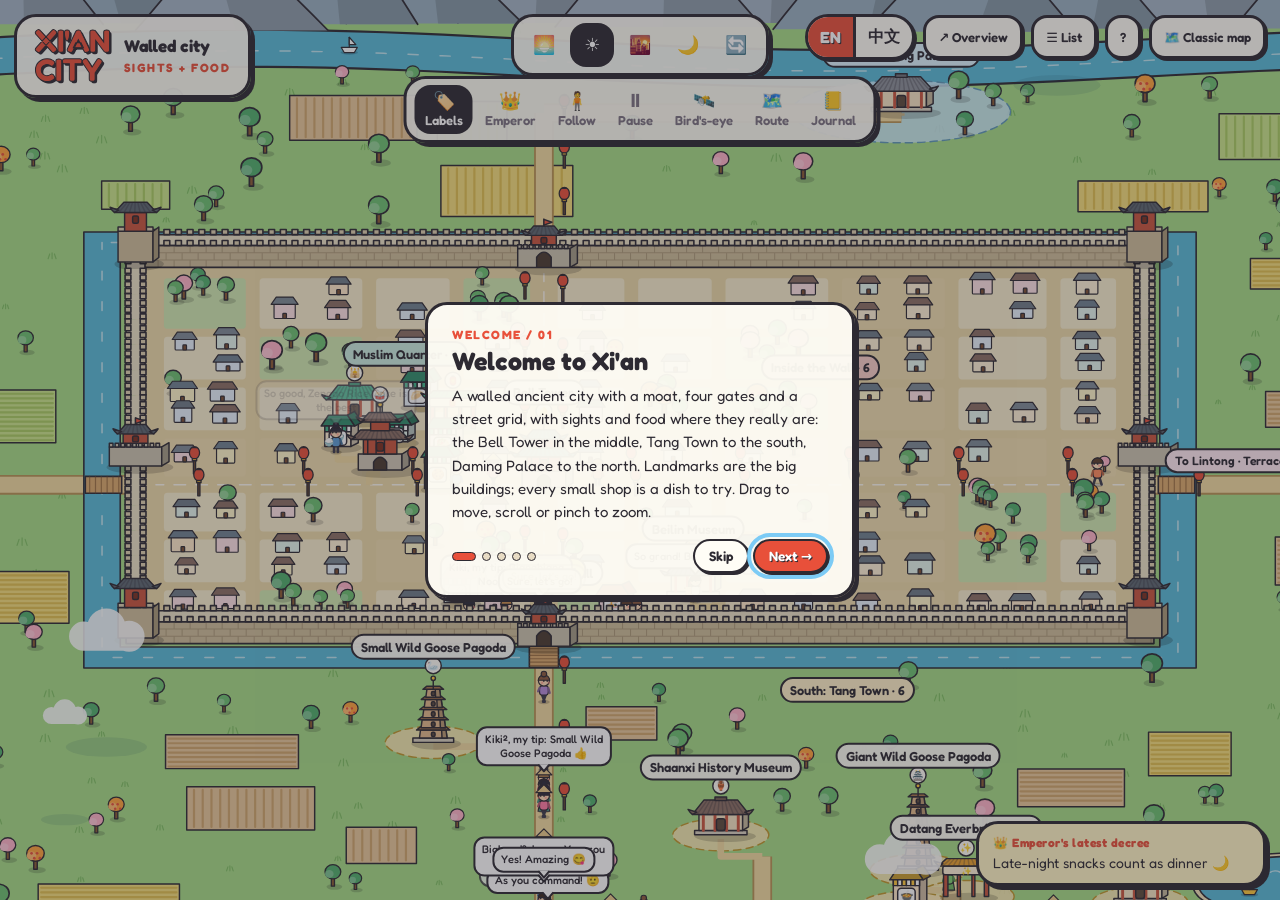
<file: city/index.html>
<!doctype html>
<html lang="en">
<head>
  <meta charset="utf-8">
  <meta name="viewport" content="width=device-width, initial-scale=1, maximum-scale=1, viewport-fit=cover">
  <title>Xi'an City · a living cartoon map of sights &amp; food</title>
  <meta name="description" content="Wander a tiny cartoon model of ancient Xi'an: the walled city, landmarks and street food in their real places, and little people eating their way around.">
  <meta name="theme-color" content="#58b9d6">
  <link rel="icon" href="data:image/svg+xml,%3Csvg xmlns='http://www.w3.org/2000/svg' viewBox='0 0 100 100'%3E%3Ctext y='.9em' font-size='90'%3E%F0%9F%8F%AF%3C/text%3E%3C/svg%3E">
  <link rel="preconnect" href="https://fonts.googleapis.com">
  <link rel="preconnect" href="https://fonts.gstatic.com" crossorigin>
  <link href="https://fonts.googleapis.com/css2?family=Fredoka:wght@400;500;600;700&display=swap" rel="stylesheet">
  <link rel="stylesheet" href="city.css">
</head>
<body>
  <canvas id="cv" role="img" data-i18n-aria="canvasAria" aria-label="Interactive illustrated map of the walled city of Xi'an"></canvas>

  <div id="logo" class="ui glass">
    <div class="big">XI'AN<br>CITY</div>
    <div class="sub"><b data-i18n="logoTag">Walled city</b><span data-i18n="logoSub">Sights + Food</span></div>
  </div>

  <div id="tod" class="ui glass" role="group" aria-label="Time of day"></div>

  <div id="tools" class="ui glass" role="toolbar">
    <button class="tb on" id="bLabel" aria-pressed="true"><span class="i">🏷️</span><span data-tool="labels">Labels</span></button>
    <button class="tb" id="bEmperor" aria-pressed="false"><span class="i">👑</span><span data-tool="emperor">Emperor</span></button>
    <button class="tb" id="bFollow" aria-pressed="false"><span class="i">🧍</span><span data-tool="follow">Follow</span></button>
    <button class="tb" id="bPause" aria-pressed="false"><span class="i" id="pauseIcon">⏸</span><span id="pauseTx" data-tool="pause">Pause</span></button>
    <button class="tb" id="bBird" aria-pressed="false"><span class="i">🛰️</span><span data-tool="bird">Bird's-eye</span></button>
    <button class="tb" id="bPlan" aria-pressed="false"><span class="i">🗺️</span><span data-tool="plan">Route</span></button>
    <button class="tb" id="bLog" aria-pressed="false"><span class="i">📒</span><span data-tool="log">Journal</span></button>
  </div>

  <div id="right" class="ui">
    <div class="lang" role="group" data-i18n-aria="langAria" aria-label="Language">
      <button type="button" data-lang="en" aria-pressed="true">EN</button><button type="button" data-lang="zh" aria-pressed="false">中文</button>
    </div>
    <button class="tb" id="bAll" data-i18n="overview">↗ Overview</button>
    <button class="tb" id="bList" data-i18n="list" aria-expanded="false">☰ List</button>
    <button class="tb" id="bHelp" aria-label="Help">?</button>
    <a class="tb" id="bClassic" href="../index.html" data-i18n="classic">🗺️ Classic map</a>
  </div>

  <div id="follow" class="ui glass" aria-live="polite"></div>

  <div id="decree" class="ui glass"><b data-i18n="decreeTitle">👑 Emperor's latest decree</b><span id="decreeTx"></span></div>

  <aside id="drawer" class="ui glass" aria-label="Places">
    <input id="q" type="search" data-i18n-ph="search" placeholder="🔍 Search places, notes…" autocomplete="off">
    <div id="cats"></div>
    <div id="list"></div>
  </aside>

  <aside id="log" class="ui glass"><h5 data-i18n="logTitle">City journal</h5><div id="logs" aria-live="off"></div></aside>

  <section id="card" class="ui glass" aria-live="polite"></section>

  <aside id="plan" class="ui glass" aria-label="Route planner">
    <div class="ph"><b data-i18n="planTitle">🗺️ Route planner</b><button id="pclose" type="button" aria-label="Close">×</button></div>
    <div class="pset">
      <label><span data-i18n="pStart">Start time</span><input type="time" id="pTime" value="09:30"></label>
      <label><span data-i18n="pFrom">Start from</span><select id="pFrom"></select></label>
      <label><span data-i18n="pMode">Travel</span><select id="pMode"></select></label>
      <label><span data-i18n="pPace">Pace</span><select id="pPace"></select></label>
    </div>
    <div class="pbar"><span id="pCount"></span><span><button class="btn" id="pFav" type="button" data-i18n="useFavs">⭐ Add favorites</button> <button class="btn" id="pClear" type="button" data-i18n="clear">Clear</button></span></div>
    <div id="pList"></div>
    <div class="pgo"><button class="btn pri" id="pGo" type="button" data-i18n="go">✨ Auto-plan route</button></div>
    <div id="pOut" aria-live="polite"></div>
    <p class="pnote" id="pNote"></p>
  </aside>

  <div id="intro" class="ui" role="dialog" aria-modal="true" aria-labelledby="iti">
    <div class="box glass">
      <div class="st" id="ist"></div><h2 id="iti"></h2><p id="itx"></p>
      <div class="row"><div class="dots" id="idt"></div><div><button class="btn" id="iskip" type="button"></button> <button class="btn pri" id="inext" type="button"></button></div></div>
    </div>
  </div>

  <script src="../js/data.js"></script>
  <script src="../js/i18n.js"></script>
  <script src="strings.js"></script>
  <script src="https://ruanhoo.github.io/teleport/teleport.js"></script>
  <script src="city.js"></script>
</body>
</html>
</file>
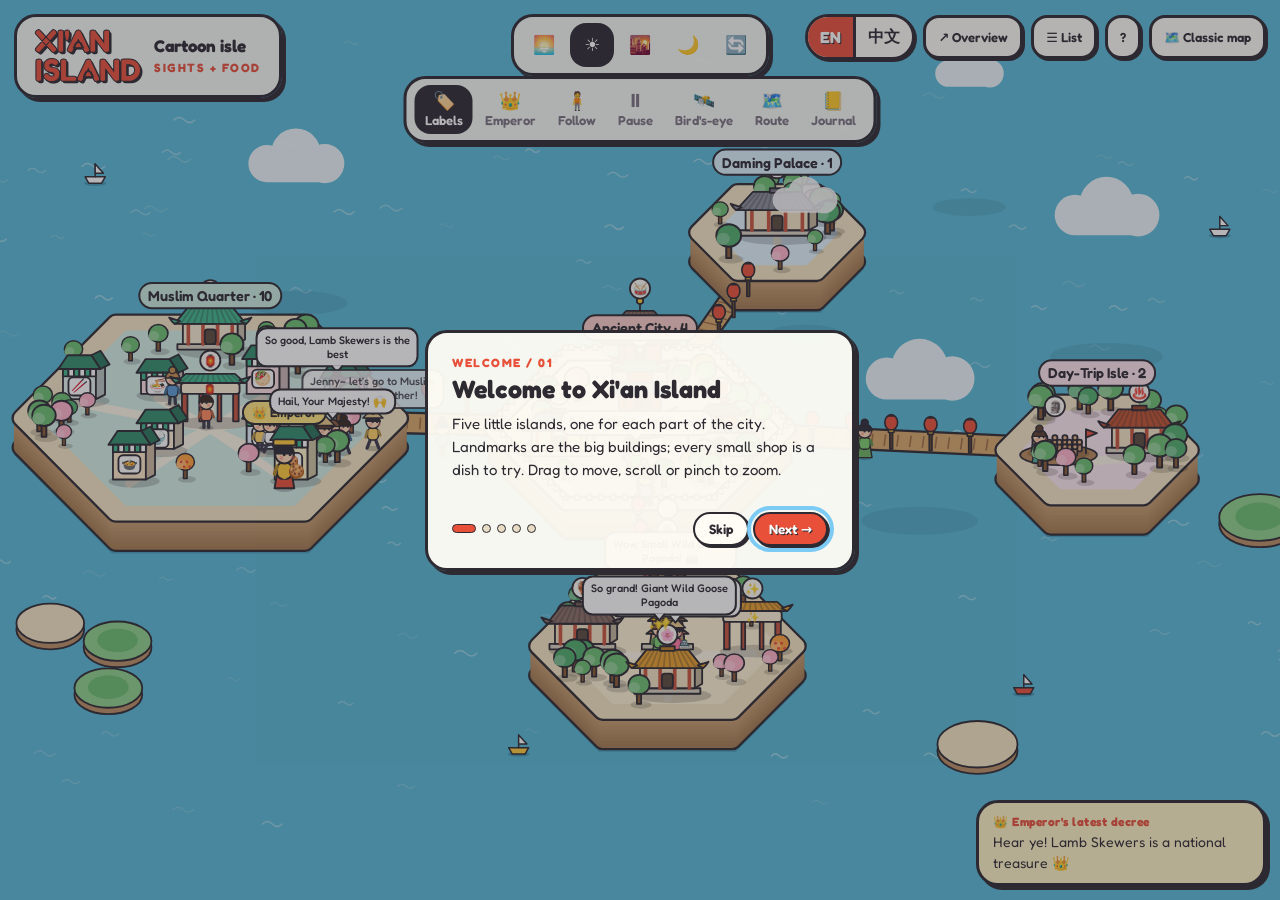
<file: island/index.html>
<!doctype html>
<html lang="en">
<head>
  <meta charset="utf-8">
  <meta name="viewport" content="width=device-width, initial-scale=1, maximum-scale=1, viewport-fit=cover">
  <title>Xi'an Island · a living cartoon map of sights &amp; food</title>
  <meta name="description" content="Wander a tiny cartoon island world of Xi'an: landmarks, street food, and little people eating their way around.">
  <meta name="theme-color" content="#58b9d6">
  <link rel="icon" href="data:image/svg+xml,%3Csvg xmlns='http://www.w3.org/2000/svg' viewBox='0 0 100 100'%3E%3Ctext y='.9em' font-size='90'%3E%F0%9F%8F%9D%EF%B8%8F%3C/text%3E%3C/svg%3E">
  <link rel="preconnect" href="https://fonts.googleapis.com">
  <link rel="preconnect" href="https://fonts.gstatic.com" crossorigin>
  <link href="https://fonts.googleapis.com/css2?family=Fredoka:wght@400;500;600;700&display=swap" rel="stylesheet">
  <link rel="stylesheet" href="island.css">
</head>
<body>
  <canvas id="cv" role="img" data-i18n-aria="canvasAria" aria-label="Interactive illustrated island map of Xi'an"></canvas>

  <div id="logo" class="ui glass">
    <div class="big">XI'AN<br>ISLAND</div>
    <div class="sub"><b data-i18n="logoTag">Cartoon isle</b><span data-i18n="logoSub">Sights + Food</span></div>
  </div>

  <div id="tod" class="ui glass" role="group" aria-label="Time of day"></div>

  <div id="tools" class="ui glass" role="toolbar">
    <button class="tb on" id="bLabel" aria-pressed="true"><span class="i">🏷️</span><span data-tool="labels">Labels</span></button>
    <button class="tb" id="bEmperor" aria-pressed="false"><span class="i">👑</span><span data-tool="emperor">Emperor</span></button>
    <button class="tb" id="bFollow" aria-pressed="false"><span class="i">🧍</span><span data-tool="follow">Follow</span></button>
    <button class="tb" id="bPause" aria-pressed="false"><span class="i" id="pauseIcon">⏸</span><span id="pauseTx" data-tool="pause">Pause</span></button>
    <button class="tb" id="bBird" aria-pressed="false"><span class="i">🛰️</span><span data-tool="bird">Bird's-eye</span></button>
    <button class="tb" id="bPlan" aria-pressed="false"><span class="i">🗺️</span><span data-tool="plan">Route</span></button>
    <button class="tb" id="bLog" aria-pressed="false"><span class="i">📒</span><span data-tool="log">Journal</span></button>
  </div>

  <div id="right" class="ui">
    <div class="lang" role="group" data-i18n-aria="langAria" aria-label="Language">
      <button type="button" data-lang="en" aria-pressed="true">EN</button><button type="button" data-lang="zh" aria-pressed="false">中文</button>
    </div>
    <button class="tb" id="bAll" data-i18n="overview">↗ Overview</button>
    <button class="tb" id="bList" data-i18n="list" aria-expanded="false">☰ List</button>
    <button class="tb" id="bHelp" aria-label="Help">?</button>
    <a class="tb" id="bClassic" href="../index.html" data-i18n="classic">🗺️ Classic map</a>
  </div>

  <div id="follow" class="ui glass" aria-live="polite"></div>

  <div id="decree" class="ui glass"><b data-i18n="decreeTitle">👑 Emperor's latest decree</b><span id="decreeTx"></span></div>

  <aside id="drawer" class="ui glass" aria-label="Places">
    <input id="q" type="search" data-i18n-ph="search" placeholder="🔍 Search places, notes…" autocomplete="off">
    <div id="cats"></div>
    <div id="list"></div>
  </aside>

  <aside id="log" class="ui glass"><h5 data-i18n="logTitle">Island journal</h5><div id="logs" aria-live="off"></div></aside>

  <section id="card" class="ui glass" aria-live="polite"></section>

  <aside id="plan" class="ui glass" aria-label="Route planner">
    <div class="ph"><b data-i18n="planTitle">🗺️ Route planner</b><button id="pclose" type="button" aria-label="Close">×</button></div>
    <div class="pset">
      <label><span data-i18n="pStart">Start time</span><input type="time" id="pTime" value="09:30"></label>
      <label><span data-i18n="pFrom">Start from</span><select id="pFrom"></select></label>
      <label><span data-i18n="pMode">Travel</span><select id="pMode"></select></label>
      <label><span data-i18n="pPace">Pace</span><select id="pPace"></select></label>
    </div>
    <div class="pbar"><span id="pCount"></span><span><button class="btn" id="pFav" type="button" data-i18n="useFavs">⭐ Add favorites</button> <button class="btn" id="pClear" type="button" data-i18n="clear">Clear</button></span></div>
    <div id="pList"></div>
    <div class="pgo"><button class="btn pri" id="pGo" type="button" data-i18n="go">✨ Auto-plan route</button></div>
    <div id="pOut" aria-live="polite"></div>
    <p class="pnote" id="pNote"></p>
  </aside>

  <div id="intro" class="ui" role="dialog" aria-modal="true" aria-labelledby="iti">
    <div class="box glass">
      <div class="st" id="ist"></div><h2 id="iti"></h2><p id="itx"></p>
      <div class="row"><div class="dots" id="idt"></div><div><button class="btn" id="iskip" type="button"></button> <button class="btn pri" id="inext" type="button"></button></div></div>
    </div>
  </div>

  <script src="../js/data.js"></script>
  <script src="../js/i18n.js"></script>
  <script src="strings.js"></script>
  <script src="island.js"></script>
</body>
</html>
</file>
<file: city/city.css>
:root {
  --ink: #2d2a32;
  --cream: #fff6e0;
  --paper: #fffdf6;
  --red: #e8503a;
  --yellow: #ffc93c;
  --jade: #3fb68b;
  --sky: #7ccbf5;
  --pink: #ff9ebb;
  --mut: #7a7280;
  --line: #e8dcc4;
  --border: 3px solid var(--ink);
  --shadow: 4px 4px 0 var(--ink);
  --font: 'Fredoka', ui-rounded, 'Yuanti SC', 'PingFang SC', 'Hiragino Sans GB', 'Microsoft YaHei', 'Noto Sans SC', system-ui, sans-serif;
}
*, *::before, *::after { box-sizing: border-box; }
html, body { height: 100%; margin: 0; overflow: hidden; font-family: var(--font); color: var(--ink); background: #58b9d6; -webkit-text-size-adjust: 100%; }
button, input, select { font: inherit; color: inherit; }
canvas { display: block; width: 100vw; height: 100vh; height: 100dvh; touch-action: none; cursor: grab; }
canvas.drag { cursor: grabbing; }
:focus-visible { outline: 4px solid var(--sky); outline-offset: 2px; }

.ui { position: fixed; z-index: 3; }
.glass { background: rgba(255, 253, 246, .95); border: var(--border); border-radius: 22px; box-shadow: var(--shadow); }

/* ----- logo ----- */
#logo { left: 14px; top: 14px; padding: 10px 18px; display: flex; align-items: center; gap: 14px; }
#logo .big { font-weight: 700; color: var(--red); font-size: 32px; line-height: .9; letter-spacing: -.5px; text-shadow: 2px 2px 0 var(--ink); -webkit-text-stroke: 1px var(--ink); }
#logo .sub b { display: block; font-size: 17px; }
#logo .sub span { color: var(--red); font-weight: 700; font-size: 12px; letter-spacing: 1.5px; text-transform: uppercase; }

/* ----- toolbars ----- */
#tod { left: 50%; top: 14px; transform: translateX(-50%); display: flex; gap: 4px; padding: 6px 8px; }
#tools { left: 50%; top: 76px; transform: translateX(-50%); display: flex; gap: 2px; padding: 6px 8px; max-width: calc(100vw - 24px); }
.tb {
  border: 0; background: none; cursor: pointer; border-radius: 16px; padding: 6px 10px; color: var(--mut);
  font-size: 13px; font-weight: 600; display: flex; flex-direction: column; align-items: center; gap: 1px;
  min-width: 54px; min-height: 44px; justify-content: center; text-decoration: none; transition: background .15s, color .15s; white-space: nowrap;
}
.tb .i { font-size: 18px; line-height: 1.1; }
.tb:hover { background: #f6ead0; color: var(--ink); }
.tb.on { background: var(--ink); color: #fff; }
#tod .tb { min-width: 44px; padding: 6px; }

#right { right: 14px; top: 14px; display: flex; gap: 8px; align-items: center; flex-wrap: wrap; justify-content: flex-end; max-width: 52vw; }
#right .tb { flex-direction: row; background: var(--paper); border: var(--border); box-shadow: 2px 2px 0 var(--ink); color: var(--ink); padding: 8px 12px; min-width: 0; }
#right .tb:hover { background: var(--yellow); }
#right .tb[aria-expanded="true"] { background: var(--ink); color: #fff; }
.lang { display: inline-flex; border: var(--border); border-radius: 999px; overflow: hidden; background: var(--paper); box-shadow: 2px 2px 0 var(--ink); }
.lang button { cursor: pointer; border: 0; background: transparent; font-weight: 700; padding: 6px 12px; min-height: 40px; min-width: 44px; }
.lang button + button { border-left: 3px solid var(--ink); }
.lang button[aria-pressed="true"] { background: var(--red); color: #fff; text-shadow: 1px 1px 0 var(--ink); }

/* ----- floating bits ----- */
#follow { left: 50%; top: 144px; transform: translateX(-50%); padding: 6px 8px 6px 16px; font-size: 14px; display: none; align-items: center; gap: 8px; border-radius: 999px; max-width: 92vw; }
#follow.show { display: flex; }
#follow button { cursor: pointer; border: 2px solid var(--ink); background: var(--yellow); border-radius: 999px; padding: 3px 12px; font-weight: 600; min-height: 32px; }
#decree { right: 14px; bottom: 14px; width: 290px; padding: 10px 14px; font-size: 14px; line-height: 1.5; background: #fff3c4; }
#decree b { display: block; color: var(--red); font-size: 12px; letter-spacing: .5px; }

#drawer { right: 14px; top: 76px; width: 330px; max-height: calc(100vh - 100px); max-height: calc(100dvh - 100px); display: none; flex-direction: column; overflow: hidden; }
#drawer.show { display: flex; }
#drawer input { margin: 12px 12px 8px; padding: 9px 14px; border: 2px solid var(--ink); border-radius: 14px; font-size: 14px; background: #fff; }
#cats { display: flex; flex-wrap: wrap; gap: 6px; padding: 0 12px 10px; }
.chip { border: 2px solid var(--ink); border-radius: 99px; padding: 3px 11px; font-size: 12.5px; cursor: pointer; background: #fff; font-weight: 600; min-height: 30px; }
.chip.on { background: var(--ink); color: #fff; }
.chip i { display: inline-block; width: 9px; height: 9px; border-radius: 50%; margin-right: 5px; border: 1.5px solid var(--ink); }
#list { overflow: auto; padding: 0 8px 12px; }
#list h4 { margin: 0; font-size: 11.5px; letter-spacing: 1px; color: var(--mut); padding: 10px 8px 4px; text-transform: uppercase; }
.it { display: flex; align-items: center; gap: 10px; padding: 6px 8px; border-radius: 12px; cursor: pointer; font-size: 14px; width: 100%; border: 0; background: none; text-align: left; }
.it:hover, .it.sel { background: #fff0b8; }
.it .em { flex: none; width: 36px; height: 36px; display: grid; place-items: center; font-size: 19px; border: 2px solid var(--ink); border-radius: 11px; }
.it .tx { flex: 1; min-width: 0; line-height: 1.2; }
.it small { display: block; color: var(--mut); font-size: 12px; }
.it .star { font-size: 14px; }
.empty { padding: 20px; color: var(--mut); text-align: center; }

#log { left: 14px; bottom: 14px; width: 310px; max-height: 260px; padding: 10px 14px; display: none; overflow: hidden; flex-direction: column; }
#log.show { display: flex; }
#log h5 { margin: 0 0 6px; font-size: 14px; }
#logs { overflow: auto; font-size: 13px; line-height: 1.4; }
#logs div { padding: 3px 0; border-bottom: 1px dashed var(--line); }
#logs .own { color: var(--red); }

/* ----- place card ----- */
#card { left: 50%; bottom: 18px; transform: translateX(-50%); width: min(560px, calc(100vw - 24px)); padding: 14px 16px; display: none; gap: 14px; align-items: flex-start; }
#card.show { display: flex; }
#card .sign { flex: none; width: 84px; height: 84px; display: grid; place-items: center; font-size: 42px; border: var(--border); border-radius: 20px; transform: rotate(-4deg); box-shadow: 2px 2px 0 var(--ink); }
#card .body { flex: 1; min-width: 0; }
#card h2 { margin: 0; font-size: 21px; line-height: 1.15; }
#card .sub { color: var(--mut); font-size: 14px; }
#card .tags { margin: 6px 0; display: flex; gap: 6px; flex-wrap: wrap; }
.tag { font-size: 12px; font-weight: 600; padding: 1px 10px; border: 2px solid var(--ink); border-radius: 999px; background: var(--sky); }
#card p { margin: 0 0 6px; font-size: 14.5px; line-height: 1.4; }
#card .tip { font-size: 13.5px; padding: 6px 10px; background: var(--cream); border: 2px dashed var(--ink); border-radius: 12px; }
#card .acts { display: flex; gap: 8px; flex-wrap: wrap; margin-top: 10px; }
#card .x { position: absolute; right: 10px; top: 6px; border: 0; background: none; font-size: 24px; cursor: pointer; color: var(--mut); line-height: 1; min-width: 32px; min-height: 32px; }

.btn {
  display: inline-block; cursor: pointer; text-decoration: none; font-weight: 600; font-size: 13.5px; padding: 6px 14px; min-height: 34px;
  background: var(--paper); border: 2px solid var(--ink); border-radius: 999px; box-shadow: 2px 2px 0 var(--ink); color: var(--ink);
  transition: transform .1s, box-shadow .1s;
}
.btn:hover { background: var(--yellow); }
.btn:active { transform: translate(2px, 2px); box-shadow: 0 0 0 var(--ink); }
.btn.pri { background: var(--red); color: #fff; text-shadow: 1px 1px 0 var(--ink); }
.btn.pri:hover { background: #f06a55; }

/* ----- planner ----- */
#plan { left: 14px; top: 76px; width: 410px; max-height: calc(100vh - 100px); max-height: calc(100dvh - 100px); overflow: auto; display: none; padding: 0 0 14px; z-index: 5; }
#plan.show { display: block; }
#plan .ph { position: sticky; top: 0; background: var(--paper); display: flex; justify-content: space-between; align-items: center; padding: 12px 16px 8px; z-index: 2; border-bottom: 2px solid var(--ink); }
#plan .ph b { font-size: 17px; }
#plan .ph button { border: 0; background: none; font-size: 26px; cursor: pointer; color: var(--mut); min-width: 36px; min-height: 36px; }
.pset { display: grid; grid-template-columns: 1fr 1fr; gap: 8px; padding: 12px 16px; }
.pset label { display: flex; flex-direction: column; font-size: 12px; color: var(--mut); font-weight: 600; gap: 3px; }
.pset input, .pset select { font-size: 14px; padding: 7px 8px; border: 2px solid var(--ink); border-radius: 10px; background: #fff; min-height: 38px; }
.pbar { display: flex; justify-content: space-between; align-items: center; padding: 0 16px 6px; font-size: 13.5px; font-weight: 600; gap: 6px; flex-wrap: wrap; }
#pList { padding: 0 10px; max-height: 280px; overflow: auto; border-top: 2px solid var(--ink); border-bottom: 2px solid var(--ink); }
#pList h4 { margin: 0; font-size: 11.5px; letter-spacing: 1px; color: var(--mut); padding: 10px 6px 4px; display: flex; align-items: center; gap: 6px; text-transform: uppercase; }
#pList h4 i { width: 9px; height: 9px; border-radius: 50%; display: inline-block; border: 1.5px solid var(--ink); }
.pi { display: flex; align-items: center; gap: 8px; padding: 6px; border-radius: 10px; font-size: 14px; cursor: pointer; }
.pi:hover { background: #fff0b8; }
.pi input { width: 18px; height: 18px; accent-color: var(--red); flex: none; }
.pgo { padding: 12px 16px 4px; }
.pgo .btn { width: 100%; padding: 10px; font-size: 15.5px; }
#pOut { padding: 6px 16px; }
#pOut .sum { font-size: 13.5px; background: #fff0b8; border: 2px solid var(--ink); border-radius: 12px; padding: 8px 12px; line-height: 1.5; }
#pOut .warn { font-size: 13px; background: #ffe0d8; border-radius: 10px; padding: 6px 10px; margin-top: 8px; }
#pOut .muted { color: var(--mut); font-size: 13.5px; }
.tl { list-style: none; margin: 8px 0 0; padding: 0; }
.tl .leg { font-size: 12px; color: var(--mut); padding: 2px 0 2px 34px; border-left: 3px dashed var(--red); margin-left: 12px; }
.tl .stop { display: flex; gap: 10px; padding: 6px 0; }
.tl .no { width: 28px; height: 28px; border-radius: 50%; color: #fff; font-weight: 700; display: flex; align-items: center; justify-content: center; flex: none; font-size: 14px; background: var(--red); border: 2px solid var(--ink); text-shadow: 1px 1px 0 var(--ink); }
.tl .tm { font-weight: 700; font-size: 13.5px; }
.tl .tm small { color: var(--mut); font-weight: 500; }
.tl .nm { font-size: 14.5px; font-weight: 600; }
.tl .nm.late { color: #b3261e; }
.tl a { color: var(--red); font-size: 12.5px; }
.pnote { margin: 0; font-size: 11.5px; color: var(--mut); padding: 8px 16px 0; line-height: 1.5; }

/* ----- intro ----- */
#intro { inset: 0; display: none; place-items: center; background: rgba(45, 42, 50, .35); z-index: 20; padding: 12px; }
#intro.show { display: grid; }
#intro .box { width: min(430px, 100%); padding: 22px 24px; }
#intro .st { color: var(--red); font-weight: 700; font-size: 12px; letter-spacing: 1.5px; }
#intro h2 { margin: 4px 0 8px; font-size: 25px; }
#intro p { margin: 0; line-height: 1.55; font-size: 15px; min-height: 5.6em; }
#intro .row { display: flex; justify-content: space-between; align-items: center; margin-top: 16px; gap: 10px; flex-wrap: wrap; }
.dots { display: flex; gap: 6px; }
.dots i { width: 9px; height: 9px; border-radius: 9px; background: var(--line); border: 1.5px solid var(--ink); }
.dots i.on { width: 24px; background: var(--red); }

html[lang="zh-CN"] body { letter-spacing: .02em; }

/* ----- mobile ----- */
@media (max-width: 820px) {
  #logo { padding: 6px 12px; gap: 10px; left: 8px; top: 8px; }
  #logo .big { font-size: 22px; }
  #logo .sub b { font-size: 13px; }
  #logo .sub span { font-size: 10px; }
  #tod { top: auto; bottom: calc(76px + env(safe-area-inset-bottom)); }
  #tools { top: auto; bottom: calc(10px + env(safe-area-inset-bottom)); max-width: calc(100vw - 16px); overflow-x: auto; }
  .tb { min-width: 52px; }
  #right { top: 8px; right: 8px; max-width: 46vw; gap: 6px; }
  #right .tb { padding: 6px 10px; font-size: 12.5px; }
  #bClassic, #bHelp { display: none; }
  #drawer { left: 8px; right: 8px; width: auto; top: 64px; max-height: 55vh; }
  #card { bottom: calc(138px + env(safe-area-inset-bottom)); padding: 10px 12px; }
  #card .sign { width: 60px; height: 60px; font-size: 30px; border-radius: 16px; }
  #card h2 { font-size: 18px; }
  #card p { font-size: 13.5px; }
  #log { display: none !important; }
  #plan { left: 8px; right: 8px; width: auto; top: 8px; bottom: calc(76px + env(safe-area-inset-bottom)); max-height: none; z-index: 8; }
  #pList { max-height: 30vh; }
  #follow { top: auto; bottom: calc(196px + env(safe-area-inset-bottom)); font-size: 13px; }
  #decree { left: 8px; right: auto; top: 62px; bottom: auto; width: auto; max-width: 56vw; font-size: 12px; padding: 6px 10px; }
}
@media (max-width: 820px) and (max-height: 640px) { #decree { display: none; } }
@media (max-width: 480px) { #right .lang button { min-width: 38px; padding: 6px 8px; } }
@media (max-width: 820px) { #tools .tb { min-width: 46px; padding: 6px 5px; font-size: 12px; } #tools { gap: 0; } }
</file>
<file: island/island.css>
:root {
  --ink: #2d2a32;
  --cream: #fff6e0;
  --paper: #fffdf6;
  --red: #e8503a;
  --yellow: #ffc93c;
  --jade: #3fb68b;
  --sky: #7ccbf5;
  --pink: #ff9ebb;
  --mut: #7a7280;
  --line: #e8dcc4;
  --border: 3px solid var(--ink);
  --shadow: 4px 4px 0 var(--ink);
  --font: 'Fredoka', ui-rounded, 'Yuanti SC', 'PingFang SC', 'Hiragino Sans GB', 'Microsoft YaHei', 'Noto Sans SC', system-ui, sans-serif;
}
*, *::before, *::after { box-sizing: border-box; }
html, body { height: 100%; margin: 0; overflow: hidden; font-family: var(--font); color: var(--ink); background: #58b9d6; -webkit-text-size-adjust: 100%; }
button, input, select { font: inherit; color: inherit; }
canvas { display: block; width: 100vw; height: 100vh; height: 100dvh; touch-action: none; cursor: grab; }
canvas.drag { cursor: grabbing; }
:focus-visible { outline: 4px solid var(--sky); outline-offset: 2px; }

.ui { position: fixed; z-index: 3; }
.glass { background: rgba(255, 253, 246, .95); border: var(--border); border-radius: 22px; box-shadow: var(--shadow); }

/* ----- logo ----- */
#logo { left: 14px; top: 14px; padding: 10px 18px; display: flex; align-items: center; gap: 14px; }
#logo .big { font-weight: 700; color: var(--red); font-size: 32px; line-height: .9; letter-spacing: -.5px; text-shadow: 2px 2px 0 var(--ink); -webkit-text-stroke: 1px var(--ink); }
#logo .sub b { display: block; font-size: 17px; }
#logo .sub span { color: var(--red); font-weight: 700; font-size: 12px; letter-spacing: 1.5px; text-transform: uppercase; }

/* ----- toolbars ----- */
#tod { left: 50%; top: 14px; transform: translateX(-50%); display: flex; gap: 4px; padding: 6px 8px; }
#tools { left: 50%; top: 76px; transform: translateX(-50%); display: flex; gap: 2px; padding: 6px 8px; max-width: calc(100vw - 24px); }
.tb {
  border: 0; background: none; cursor: pointer; border-radius: 16px; padding: 6px 10px; color: var(--mut);
  font-size: 13px; font-weight: 600; display: flex; flex-direction: column; align-items: center; gap: 1px;
  min-width: 54px; min-height: 44px; justify-content: center; text-decoration: none; transition: background .15s, color .15s; white-space: nowrap;
}
.tb .i { font-size: 18px; line-height: 1.1; }
.tb:hover { background: #f6ead0; color: var(--ink); }
.tb.on { background: var(--ink); color: #fff; }
#tod .tb { min-width: 44px; padding: 6px; }

#right { right: 14px; top: 14px; display: flex; gap: 8px; align-items: center; flex-wrap: wrap; justify-content: flex-end; max-width: 52vw; }
#right .tb { flex-direction: row; background: var(--paper); border: var(--border); box-shadow: 2px 2px 0 var(--ink); color: var(--ink); padding: 8px 12px; min-width: 0; }
#right .tb:hover { background: var(--yellow); }
#right .tb[aria-expanded="true"] { background: var(--ink); color: #fff; }
.lang { display: inline-flex; border: var(--border); border-radius: 999px; overflow: hidden; background: var(--paper); box-shadow: 2px 2px 0 var(--ink); }
.lang button { cursor: pointer; border: 0; background: transparent; font-weight: 700; padding: 6px 12px; min-height: 40px; min-width: 44px; }
.lang button + button { border-left: 3px solid var(--ink); }
.lang button[aria-pressed="true"] { background: var(--red); color: #fff; text-shadow: 1px 1px 0 var(--ink); }

/* ----- floating bits ----- */
#follow { left: 50%; top: 144px; transform: translateX(-50%); padding: 6px 8px 6px 16px; font-size: 14px; display: none; align-items: center; gap: 8px; border-radius: 999px; max-width: 92vw; }
#follow.show { display: flex; }
#follow button { cursor: pointer; border: 2px solid var(--ink); background: var(--yellow); border-radius: 999px; padding: 3px 12px; font-weight: 600; min-height: 32px; }
#decree { right: 14px; bottom: 14px; width: 290px; padding: 10px 14px; font-size: 14px; line-height: 1.5; background: #fff3c4; }
#decree b { display: block; color: var(--red); font-size: 12px; letter-spacing: .5px; }

#drawer { right: 14px; top: 76px; width: 330px; max-height: calc(100vh - 100px); max-height: calc(100dvh - 100px); display: none; flex-direction: column; overflow: hidden; }
#drawer.show { display: flex; }
#drawer input { margin: 12px 12px 8px; padding: 9px 14px; border: 2px solid var(--ink); border-radius: 14px; font-size: 14px; background: #fff; }
#cats { display: flex; flex-wrap: wrap; gap: 6px; padding: 0 12px 10px; }
.chip { border: 2px solid var(--ink); border-radius: 99px; padding: 3px 11px; font-size: 12.5px; cursor: pointer; background: #fff; font-weight: 600; min-height: 30px; }
.chip.on { background: var(--ink); color: #fff; }
.chip i { display: inline-block; width: 9px; height: 9px; border-radius: 50%; margin-right: 5px; border: 1.5px solid var(--ink); }
#list { overflow: auto; padding: 0 8px 12px; }
#list h4 { margin: 0; font-size: 11.5px; letter-spacing: 1px; color: var(--mut); padding: 10px 8px 4px; text-transform: uppercase; }
.it { display: flex; align-items: center; gap: 10px; padding: 6px 8px; border-radius: 12px; cursor: pointer; font-size: 14px; width: 100%; border: 0; background: none; text-align: left; }
.it:hover, .it.sel { background: #fff0b8; }
.it .em { flex: none; width: 36px; height: 36px; display: grid; place-items: center; font-size: 19px; border: 2px solid var(--ink); border-radius: 11px; }
.it .tx { flex: 1; min-width: 0; line-height: 1.2; }
.it small { display: block; color: var(--mut); font-size: 12px; }
.it .star { font-size: 14px; }
.empty { padding: 20px; color: var(--mut); text-align: center; }

#log { left: 14px; bottom: 14px; width: 310px; max-height: 260px; padding: 10px 14px; display: none; overflow: hidden; flex-direction: column; }
#log.show { display: flex; }
#log h5 { margin: 0 0 6px; font-size: 14px; }
#logs { overflow: auto; font-size: 13px; line-height: 1.4; }
#logs div { padding: 3px 0; border-bottom: 1px dashed var(--line); }
#logs .own { color: var(--red); }

/* ----- place card ----- */
#card { left: 50%; bottom: 18px; transform: translateX(-50%); width: min(560px, calc(100vw - 24px)); padding: 14px 16px; display: none; gap: 14px; align-items: flex-start; }
#card.show { display: flex; }
#card .sign { flex: none; width: 84px; height: 84px; display: grid; place-items: center; font-size: 42px; border: var(--border); border-radius: 20px; transform: rotate(-4deg); box-shadow: 2px 2px 0 var(--ink); }
#card .body { flex: 1; min-width: 0; }
#card h2 { margin: 0; font-size: 21px; line-height: 1.15; }
#card .sub { color: var(--mut); font-size: 14px; }
#card .tags { margin: 6px 0; display: flex; gap: 6px; flex-wrap: wrap; }
.tag { font-size: 12px; font-weight: 600; padding: 1px 10px; border: 2px solid var(--ink); border-radius: 999px; background: var(--sky); }
#card p { margin: 0 0 6px; font-size: 14.5px; line-height: 1.4; }
#card .tip { font-size: 13.5px; padding: 6px 10px; background: var(--cream); border: 2px dashed var(--ink); border-radius: 12px; }
#card .acts { display: flex; gap: 8px; flex-wrap: wrap; margin-top: 10px; }
#card .x { position: absolute; right: 10px; top: 6px; border: 0; background: none; font-size: 24px; cursor: pointer; color: var(--mut); line-height: 1; min-width: 32px; min-height: 32px; }

.btn {
  display: inline-block; cursor: pointer; text-decoration: none; font-weight: 600; font-size: 13.5px; padding: 6px 14px; min-height: 34px;
  background: var(--paper); border: 2px solid var(--ink); border-radius: 999px; box-shadow: 2px 2px 0 var(--ink); color: var(--ink);
  transition: transform .1s, box-shadow .1s;
}
.btn:hover { background: var(--yellow); }
.btn:active { transform: translate(2px, 2px); box-shadow: 0 0 0 var(--ink); }
.btn.pri { background: var(--red); color: #fff; text-shadow: 1px 1px 0 var(--ink); }
.btn.pri:hover { background: #f06a55; }

/* ----- planner ----- */
#plan { left: 14px; top: 76px; width: 410px; max-height: calc(100vh - 100px); max-height: calc(100dvh - 100px); overflow: auto; display: none; padding: 0 0 14px; z-index: 5; }
#plan.show { display: block; }
#plan .ph { position: sticky; top: 0; background: var(--paper); display: flex; justify-content: space-between; align-items: center; padding: 12px 16px 8px; z-index: 2; border-bottom: 2px solid var(--ink); }
#plan .ph b { font-size: 17px; }
#plan .ph button { border: 0; background: none; font-size: 26px; cursor: pointer; color: var(--mut); min-width: 36px; min-height: 36px; }
.pset { display: grid; grid-template-columns: 1fr 1fr; gap: 8px; padding: 12px 16px; }
.pset label { display: flex; flex-direction: column; font-size: 12px; color: var(--mut); font-weight: 600; gap: 3px; }
.pset input, .pset select { font-size: 14px; padding: 7px 8px; border: 2px solid var(--ink); border-radius: 10px; background: #fff; min-height: 38px; }
.pbar { display: flex; justify-content: space-between; align-items: center; padding: 0 16px 6px; font-size: 13.5px; font-weight: 600; gap: 6px; flex-wrap: wrap; }
#pList { padding: 0 10px; max-height: 280px; overflow: auto; border-top: 2px solid var(--ink); border-bottom: 2px solid var(--ink); }
#pList h4 { margin: 0; font-size: 11.5px; letter-spacing: 1px; color: var(--mut); padding: 10px 6px 4px; display: flex; align-items: center; gap: 6px; text-transform: uppercase; }
#pList h4 i { width: 9px; height: 9px; border-radius: 50%; display: inline-block; border: 1.5px solid var(--ink); }
.pi { display: flex; align-items: center; gap: 8px; padding: 6px; border-radius: 10px; font-size: 14px; cursor: pointer; }
.pi:hover { background: #fff0b8; }
.pi input { width: 18px; height: 18px; accent-color: var(--red); flex: none; }
.pgo { padding: 12px 16px 4px; }
.pgo .btn { width: 100%; padding: 10px; font-size: 15.5px; }
#pOut { padding: 6px 16px; }
#pOut .sum { font-size: 13.5px; background: #fff0b8; border: 2px solid var(--ink); border-radius: 12px; padding: 8px 12px; line-height: 1.5; }
#pOut .warn { font-size: 13px; background: #ffe0d8; border-radius: 10px; padding: 6px 10px; margin-top: 8px; }
#pOut .muted { color: var(--mut); font-size: 13.5px; }
.tl { list-style: none; margin: 8px 0 0; padding: 0; }
.tl .leg { font-size: 12px; color: var(--mut); padding: 2px 0 2px 34px; border-left: 3px dashed var(--red); margin-left: 12px; }
.tl .stop { display: flex; gap: 10px; padding: 6px 0; }
.tl .no { width: 28px; height: 28px; border-radius: 50%; color: #fff; font-weight: 700; display: flex; align-items: center; justify-content: center; flex: none; font-size: 14px; background: var(--red); border: 2px solid var(--ink); text-shadow: 1px 1px 0 var(--ink); }
.tl .tm { font-weight: 700; font-size: 13.5px; }
.tl .tm small { color: var(--mut); font-weight: 500; }
.tl .nm { font-size: 14.5px; font-weight: 600; }
.tl .nm.late { color: #b3261e; }
.tl a { color: var(--red); font-size: 12.5px; }
.pnote { margin: 0; font-size: 11.5px; color: var(--mut); padding: 8px 16px 0; line-height: 1.5; }

/* ----- intro ----- */
#intro { inset: 0; display: none; place-items: center; background: rgba(45, 42, 50, .35); z-index: 20; padding: 12px; }
#intro.show { display: grid; }
#intro .box { width: min(430px, 100%); padding: 22px 24px; }
#intro .st { color: var(--red); font-weight: 700; font-size: 12px; letter-spacing: 1.5px; }
#intro h2 { margin: 4px 0 8px; font-size: 25px; }
#intro p { margin: 0; line-height: 1.55; font-size: 15px; min-height: 5.6em; }
#intro .row { display: flex; justify-content: space-between; align-items: center; margin-top: 16px; gap: 10px; flex-wrap: wrap; }
.dots { display: flex; gap: 6px; }
.dots i { width: 9px; height: 9px; border-radius: 9px; background: var(--line); border: 1.5px solid var(--ink); }
.dots i.on { width: 24px; background: var(--red); }

html[lang="zh-CN"] body { letter-spacing: .02em; }

/* ----- mobile ----- */
@media (max-width: 820px) {
  #logo { padding: 6px 12px; gap: 10px; left: 8px; top: 8px; }
  #logo .big { font-size: 22px; }
  #logo .sub b { font-size: 13px; }
  #logo .sub span { font-size: 10px; }
  #tod { top: auto; bottom: calc(76px + env(safe-area-inset-bottom)); }
  #tools { top: auto; bottom: calc(10px + env(safe-area-inset-bottom)); max-width: calc(100vw - 16px); overflow-x: auto; }
  .tb { min-width: 52px; }
  #right { top: 8px; right: 8px; max-width: 46vw; gap: 6px; }
  #right .tb { padding: 6px 10px; font-size: 12.5px; }
  #bClassic, #bHelp { display: none; }
  #drawer { left: 8px; right: 8px; width: auto; top: 64px; max-height: 55vh; }
  #card { bottom: calc(138px + env(safe-area-inset-bottom)); padding: 10px 12px; }
  #card .sign { width: 60px; height: 60px; font-size: 30px; border-radius: 16px; }
  #card h2 { font-size: 18px; }
  #card p { font-size: 13.5px; }
  #log { display: none !important; }
  #plan { left: 8px; right: 8px; width: auto; top: 8px; bottom: calc(76px + env(safe-area-inset-bottom)); max-height: none; z-index: 8; }
  #pList { max-height: 30vh; }
  #follow { top: auto; bottom: calc(196px + env(safe-area-inset-bottom)); font-size: 13px; }
  #decree { left: 8px; right: auto; top: 62px; bottom: auto; width: auto; max-width: 56vw; font-size: 12px; padding: 6px 10px; }
}
@media (max-width: 820px) and (max-height: 640px) { #decree { display: none; } }
@media (max-width: 480px) { #right .lang button { min-width: 38px; padding: 6px 8px; } }
@media (max-width: 820px) { #tools .tb { min-width: 46px; padding: 6px 5px; font-size: 12px; } #tools { gap: 0; } }
</file>
